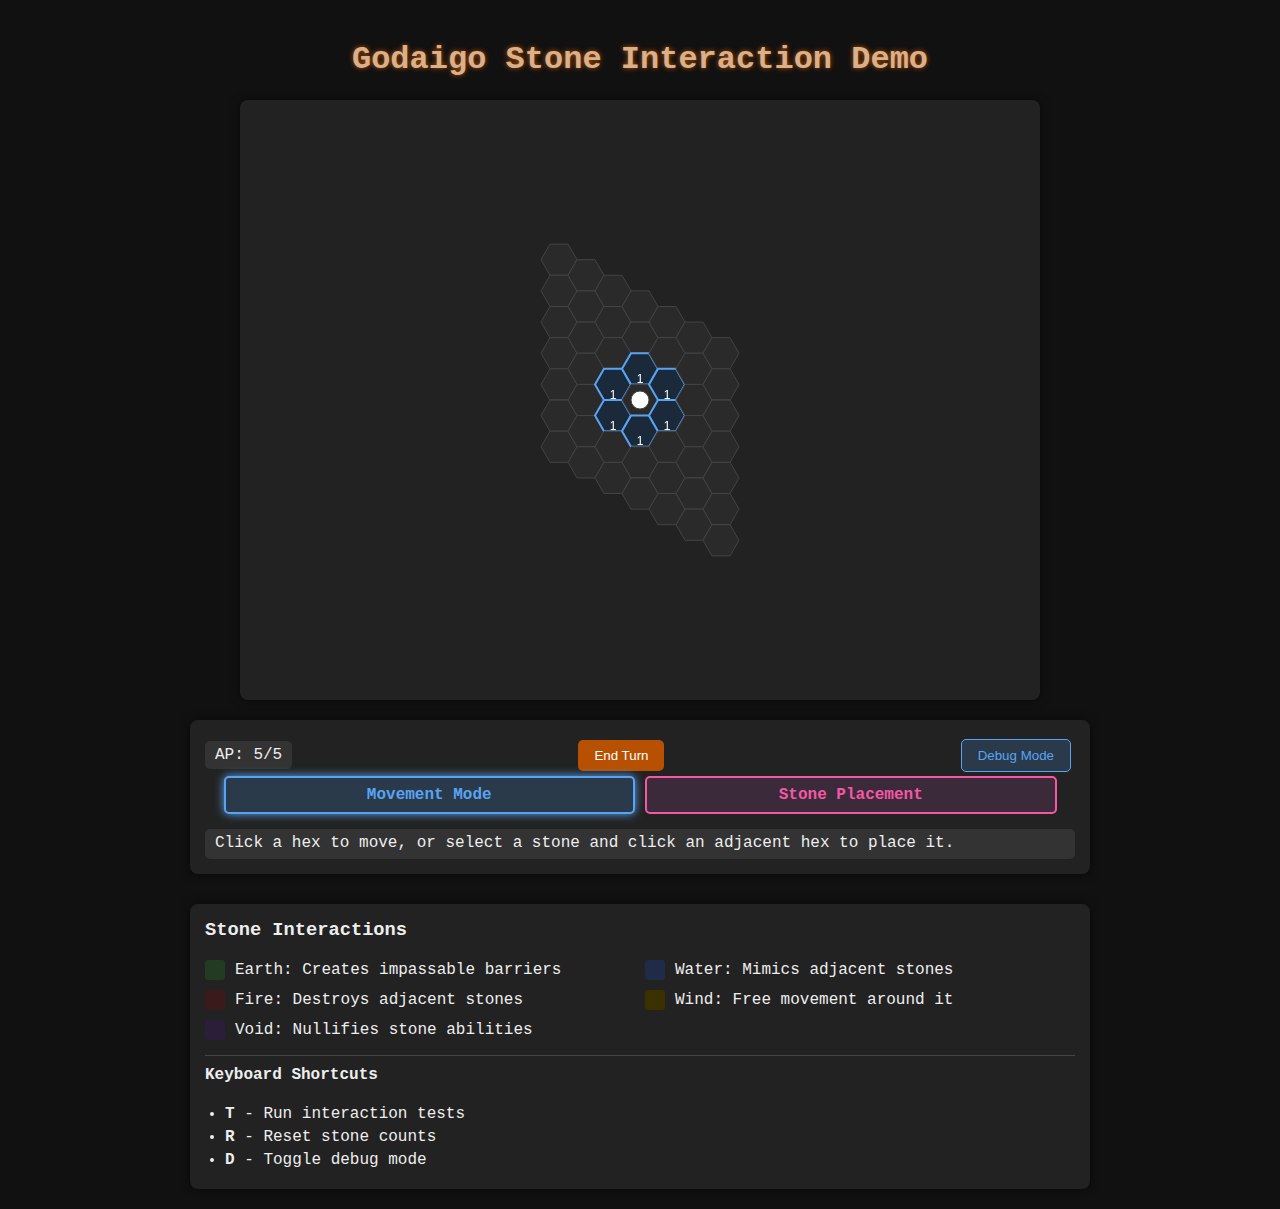
<file: index.html>
<!DOCTYPE html>
<html lang="en">
<head>
  <meta charset="UTF-8" />
  <meta name="viewport" content="width=device-width, initial-scale=1.0" />
  <title>Godaigo Stone Interaction</title>
  <!-- Link to external CSS -->
  <link rel="stylesheet" href="style.css" />
</head>
<body>
  <h1>Godaigo Stone Interaction Demo</h1>
  
  <div class="game-container">
    <!-- Increased canvas dimensions to accommodate the larger grid -->
    <canvas id="hexCanvas" width="800" height="600"></canvas>
    
    <div class="controls">
      <div class="player-info">
        <div class="action-points">AP: <span id="ap-count">5</span>/5</div>
        <button id="end-turn">End Turn</button>
      </div>
      
      <div class="mode-selector">
        <div class="mode-button move-mode active" id="move-mode">Movement Mode</div>
        <div class="mode-button place-mode" id="place-mode">Stone Placement</div>
      </div>
      
      <div class="stone-selector" id="stone-selector" style="display: none;">
        <div>
          <div class="stone-button stone-earth" id="place-earth">▲</div>
          <div class="stone-count" id="earth-count">5/5</div>
        </div>
        <div>
          <div class="stone-button stone-water" id="place-water">◯</div>
          <div class="stone-count" id="water-count">5/5</div>
        </div>
        <div>
          <div class="stone-button stone-fire" id="place-fire">♦</div>
          <div class="stone-count" id="fire-count">5/5</div>
        </div>
        <div>
          <div class="stone-button stone-wind" id="place-wind">≋</div>
          <div class="stone-count" id="wind-count">5/5</div>
        </div>
        <div>
          <div class="stone-button stone-void" id="place-void">✺</div>
          <div class="stone-count" id="void-count">5/5</div>
        </div>
      </div>
      
      <div id="status" style="margin-top: 10px;">
        Click a hex to move, or select a stone and click an adjacent hex to place it.
      </div>
    </div>
    
    <div class="legend">
      <h3>Stone Interactions</h3>
      <div class="legend-grid">
        <div class="legend-item">
          <div class="legend-color stone-earth"></div>
          <div>Earth: Creates impassable barriers</div>
        </div>
        <div class="legend-item">
          <div class="legend-color stone-water"></div>
          <div>Water: Mimics adjacent stones</div>
        </div>
        <div class="legend-item">
          <div class="legend-color stone-fire"></div>
          <div>Fire: Destroys adjacent stones</div>
        </div>
        <div class="legend-item">
          <div class="legend-color stone-wind"></div>
          <div>Wind: Free movement around it</div>
        </div>
        <div class="legend-item">
          <div class="legend-color stone-void"></div>
          <div>Void: Nullifies stone abilities</div>
        </div>
      </div>
    </div>
  </div>

  <!-- Include external JavaScript files in proper order -->
  <script src="stones.js"></script>
  <script src="debugTools.js"></script>
  <script src="stoneInteractions.js"></script>
  <script src="animations.js"></script>
  <script src="hexgrid.js"></script>
  <script src="main.js"></script>
</body>
</html>
</file>
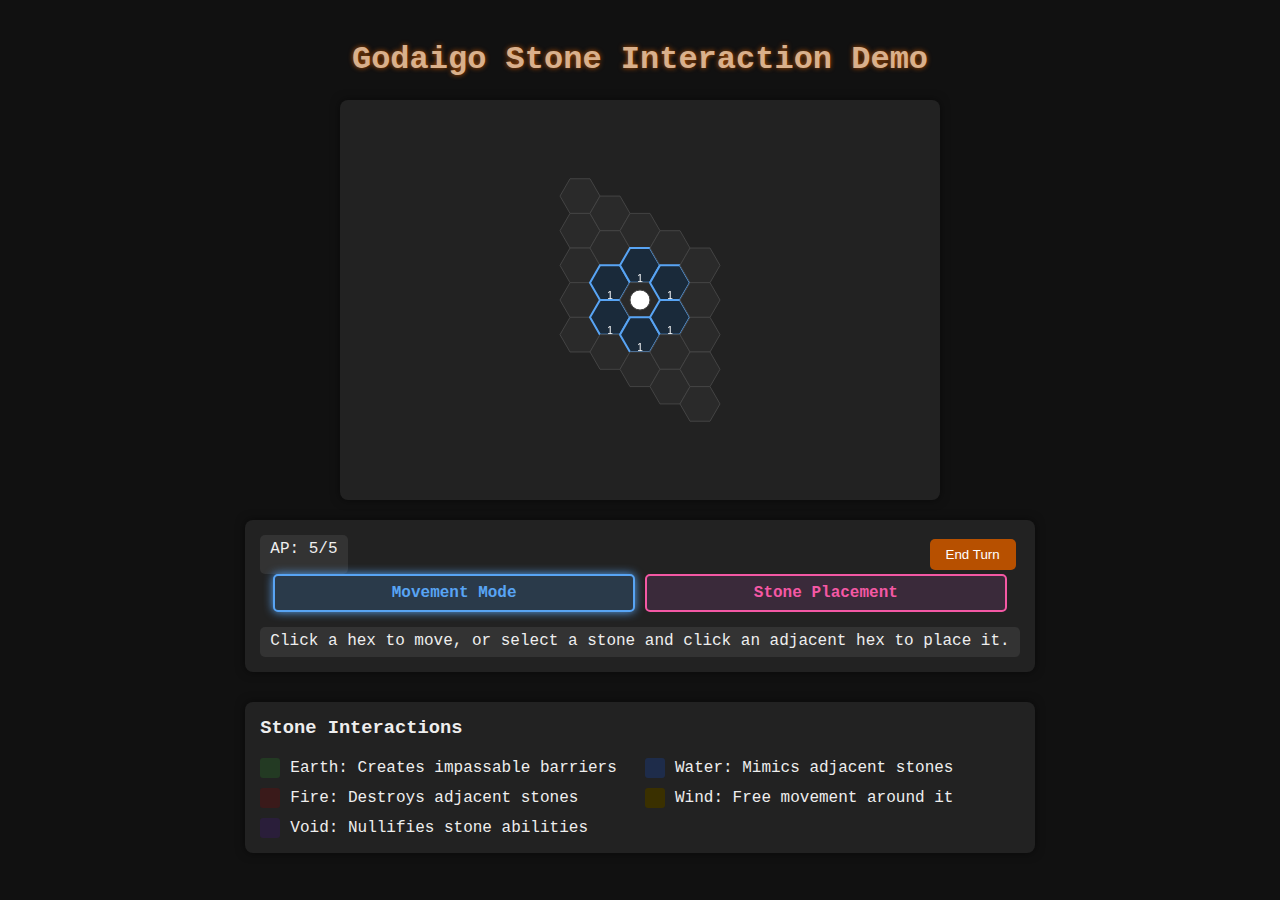
<file: godaigo-stone-interaction.html>
<!DOCTYPE html>
<html lang="en">
<head>
    <meta charset="UTF-8">
    <meta name="viewport" content="width=device-width, initial-scale=1.0">
    <title>Godaigo Stone Interaction</title>
    <style>
        body {
            font-family: 'Courier New', monospace;
            background-color: #111;
            color: #eee;
            margin: 0;
            padding: 20px;
            display: flex;
            flex-direction: column;
            align-items: center;
        }
        
        h1 {
            color: #d9b08c;
            text-shadow: 0 0 5px #b75000;
        }
        
        .game-container {
            display: flex;
            flex-direction: column;
            align-items: center;
            gap: 20px;
            max-width: 800px;
        }
        
        canvas {
            background-color: #222;
            border-radius: 8px;
            box-shadow: 0 0 10px rgba(0, 0, 0, 0.5);
        }
        
        .controls {
            background-color: #222;
            padding: 15px;
            border-radius: 8px;
            box-shadow: 0 0 10px rgba(0, 0, 0, 0.5);
            width: 100%;
            box-sizing: border-box;
        }
        
        .control-row {
            display: flex;
            justify-content: space-between;
            margin-bottom: 10px;
        }
        
        .stone-selector {
            display: flex;
            justify-content: space-between;
            margin-bottom: 15px;
            padding: 10px;
            background-color: #333;
            border-radius: 5px;
        }
        
        .mode-selector {
            display: flex;
            justify-content: center;
            margin-bottom: 15px;
        }
        
        .mode-button {
            width: 45%;
            padding: 8px;
            margin: 0 5px;
            border-radius: 5px;
            font-weight: bold;
            cursor: pointer;
            text-align: center;
        }
        
        .mode-button.active {
            box-shadow: 0 0 10px currentColor;
            animation: pulse 1s infinite;
        }
        
        .move-mode {
            background-color: #2a3a4a;
            color: #58a4f4;
            border: 2px solid #58a4f4;
        }
        
        .place-mode {
            background-color: #3a2a3a;
            color: #f458a4;
            border: 2px solid #f458a4;
        }
        
        .stone-button {
            width: 40px;
            height: 40px;
            border-radius: 50%;
            border: 2px solid #333;
            cursor: pointer;
            display: flex;
            align-items: center;
            justify-content: center;
            font-size: 20px;
            margin: 0 5px;
            position: relative;
            overflow: hidden;
        }
        
        .stone-button:hover::after {
            content: "";
            position: absolute;
            top: 0;
            left: 0;
            right: 0;
            bottom: 0;
            background: rgba(255, 255, 255, 0.2);
            border-radius: 50%;
        }
        
        .stone-earth { background-color: #233a23; color: #69d83a; border-color: #69d83a; }
        .stone-water { background-color: #1e2c4a; color: #5894f4; border-color: #5894f4; }
        .stone-fire { background-color: #3a1a1a; color: #ed1b43; border-color: #ed1b43; }
        .stone-wind { background-color: #3a3000; color: #ffce00; border-color: #ffce00; }
        .stone-void { background-color: #2a1e3a; color: #9458f4; border-color: #9458f4; }
        
        /* Animation keyframes */
        @keyframes pulse {
            0% { transform: scale(1); }
            50% { transform: scale(1.1); }
            100% { transform: scale(1); }
        }
        
        @keyframes fire-flicker {
            0% { opacity: 0.6; }
            25% { opacity: 1; }
            50% { opacity: 0.7; }
            75% { opacity: 0.9; }
            100% { opacity: 0.6; }
        }
        
        .stone-button.selected {
            animation: pulse 1s infinite;
            box-shadow: 0 0 10px currentColor;
        }
        
        .stone-count {
            font-size: 12px;
            text-align: center;
            margin-top: 5px;
        }
        
        .player-info {
            display: flex;
            justify-content: space-between;
            width: 100%;
        }
        
        .action-points {
            background-color: #333;
            padding: 5px 10px;
            border-radius: 5px;
        }
        
        button {
            background-color: #b75000;
            color: white;
            border: none;
            padding: 8px 16px;
            margin: 4px;
            border-radius: 5px;
            cursor: pointer;
        }
        
        button:hover {
            background-color: #d9b08c;
            color: #333;
        }
        
        .legend {
            background-color: #222;
            padding: 15px;
            border-radius: 8px;
            box-shadow: 0 0 10px rgba(0, 0, 0, 0.5);
            width: 100%;
            box-sizing: border-box;
            margin-top: 10px;
        }
        
        .legend h3 {
            margin-top: 0;
        }
        
        .legend-grid {
            display: grid;
            grid-template-columns: repeat(2, 1fr);
            gap: 10px;
        }
        
        .legend-item {
            display: flex;
            align-items: center;
            gap: 10px;
        }
        
        .legend-color {
            width: 20px;
            height: 20px;
            border-radius: 3px;
        }
        
        #status {
            padding: 5px 10px;
            border-radius: 5px;
            background-color: #333;
            min-height: 20px;
        }
    </style>
</head>
<body>
    <h1>Godaigo Stone Interaction Demo</h1>
    
    <div class="game-container">
        <canvas id="hexCanvas" width="600" height="400"></canvas>
        
        <div class="controls">
            <div class="player-info">
                <div class="action-points">AP: <span id="ap-count">5</span>/5</div>
                <button id="end-turn">End Turn</button>
            </div>
            
            <div class="mode-selector">
                <div class="mode-button move-mode active" id="move-mode">Movement Mode</div>
                <div class="mode-button place-mode" id="place-mode">Stone Placement</div>
            </div>
            
            <div class="stone-selector" id="stone-selector" style="display: none;">
                <div>
                    <div class="stone-button stone-earth" id="place-earth">▲</div>
                    <div class="stone-count" id="earth-count">5/5</div>
                </div>
                <div>
                    <div class="stone-button stone-water" id="place-water">◯</div>
                    <div class="stone-count" id="water-count">5/5</div>
                </div>
                <div>
                    <div class="stone-button stone-fire" id="place-fire">♦</div>
                    <div class="stone-count" id="fire-count">5/5</div>
                </div>
                <div>
                    <div class="stone-button stone-wind" id="place-wind">≋</div>
                    <div class="stone-count" id="wind-count">5/5</div>
                </div>
                <div>
                    <div class="stone-button stone-void" id="place-void">✺</div>
                    <div class="stone-count" id="void-count">5/5</div>
                </div>
            </div>
            
            <div id="status" style="margin-top: 10px;">Click a hex to move, or select a stone and click an adjacent hex to place it.</div>
        </div>
        
        <div class="legend">
            <h3>Stone Interactions</h3>
            <div class="legend-grid">
                <div class="legend-item">
                    <div class="legend-color stone-earth"></div>
                    <div>Earth: Creates impassable barriers</div>
                </div>
                <div class="legend-item">
                    <div class="legend-color stone-water"></div>
                    <div>Water: Mimics adjacent stones</div>
                </div>
                <div class="legend-item">
                    <div class="legend-color stone-fire"></div>
                    <div>Fire: Destroys adjacent stones</div>
                </div>
                <div class="legend-item">
                    <div class="legend-color stone-wind"></div>
                    <div>Wind: Free movement around it</div>
                </div>
                <div class="legend-item">
                    <div class="legend-color stone-void"></div>
                    <div>Void: Nullifies stone abilities</div>
                </div>
            </div>
        </div>
    </div>

    <script>
        const STONE_TYPES = {
            EARTH: { name: 'earth', color: '#69d83a', symbol: '▲', rank: 5 },
            WATER: { name: 'water', color: '#5894f4', symbol: '◯', rank: 4 },
            FIRE: { name: 'fire', color: '#ed1b43', symbol: '♦', rank: 3 },
            WIND: { name: 'wind', color: '#ffce00', symbol: '≋', rank: 2 },
            VOID: { name: 'void', color: '#9458f4', symbol: '✺', rank: 1 }
        };
        
        // Animation data
        class AnimationManager {
            constructor() {
                this.animations = [];
                this.requestId = null;
            }
            
            // Add an animation
            addAnimation(animation) {
                this.animations.push(animation);
                
                // Start animation loop if not already running
                if (!this.requestId) {
                    this.animate();
                }
            }
            
            // Remove completed animations
            clearCompletedAnimations() {
                this.animations = this.animations.filter(anim => !anim.completed);
                
                // Stop animation loop if no animations are left
                if (this.animations.length === 0 && this.requestId) {
                    cancelAnimationFrame(this.requestId);
                    this.requestId = null;
                }
            }
            
            // Animation loop
            animate() {
                this.requestId = requestAnimationFrame(() => {
                    const now = Date.now();
                    
                    // Update all animations
                    this.animations.forEach(anim => {
                        anim.update(now);
                    });
                    
                    // Remove completed animations
                    this.clearCompletedAnimations();
                    
                    // Continue animation loop if there are still animations
                    if (this.animations.length > 0) {
                        this.animate();
                    }
                });
            }
        }
        
        // Base animation class
        class Animation {
            constructor(duration) {
                this.startTime = Date.now();
                this.duration = duration;
                this.completed = false;
            }
            
            update(now) {
                const elapsed = now - this.startTime;
                const progress = Math.min(1, elapsed / this.duration);
                
                if (progress >= 1) {
                    this.completed = true;
                }
                
                return progress;
            }
        }
        
        // Fire-Water chain reaction animation
        class FireWaterChainAnimation extends Animation {
            constructor(grid, waterHexes, duration = 1500) {
                super(duration);
                this.grid = grid;
                this.waterHexes = waterHexes.map(hex => `${hex.q},${hex.r}`);
                this.flickerRate = 100; // ms between flickers
                this.lastFlicker = this.startTime;
                this.flickerState = true;
            }
            
            update(now) {
                const progress = super.update(now);
                
                // Flicker effect
                if (now - this.lastFlicker > this.flickerRate) {
                    this.flickerState = !this.flickerState;
                    this.lastFlicker = now;
                }
                
                // Store animation state for renderer to use
                this.grid.fireWaterAnimation = {
                    hexes: this.waterHexes,
                    flickerState: this.flickerState,
                    progress: progress
                };
                
                // Re-render the grid
                this.grid.render();
                
                // When animation completes, remove the animation state
                if (this.completed) {
                    this.grid.fireWaterAnimation = null;
                }
            }
        }
        
        class HexGrid {
            constructor(canvas, radius = 5) {
                this.canvas = canvas;
                this.ctx = canvas.getContext('2d');
                this.radius = radius;
                this.hexSize = 20; // Size of each hexagon
                this.hexes = new Map(); // Map coordinates to hex data
                this.player = { q: 0, r: 0 }; // Player position in axial coordinates
                this.selectedStone = null; // Currently selected stone type for placement
                this.mode = 'move'; // 'move' or 'place'
                this.movableHexes = []; // Hexes that can be moved to
                
                // Animation manager
                this.animationManager = new AnimationManager();
                this.fireWaterAnimation = null; // Current fire-water chain reaction animation
                
                // Initialize the grid
                this.createGrid();
                
                // Set up mouse events
                this.canvas.addEventListener('click', this.handleClick.bind(this));
                
                // Initial render
                this.calculateMovableHexes();
                this.render();
            }
            
            createGrid() {
                // Create a hexagonal grid with the given radius
                for (let q = -this.radius; q <= this.radius; q++) {
                    const r1 = Math.max(-this.radius, -q - this.radius);
                    const r2 = Math.min(this.radius, -q + this.radius);
                    
                    for (let r = r1; r <= r2; r++) {
                        const key = `${q},${r}`;
                        this.hexes.set(key, {
                            q, r,
                            stone: null,
                            revealed: (Math.abs(q) < 3 && Math.abs(r) < 3) // Reveal center hexes
                        });
                    }
                }
            }
            
            // Convert axial coordinates to pixel coordinates
            axialToPixel(q, r) {
                const x = this.hexSize * (3/2 * q);
                const y = this.hexSize * (Math.sqrt(3)/2 * q + Math.sqrt(3) * r);
                return { x, y };
            }
            
            // Convert pixel coordinates to axial coordinates
            pixelToAxial(x, y) {
                // Adjust for canvas center
                x = x - this.canvas.width / 2;
                y = y - this.canvas.height / 2;
                
                const q = (2/3 * x) / this.hexSize;
                const r = (-1/3 * x + Math.sqrt(3)/3 * y) / this.hexSize;
                
                // Need to round to the nearest hex
                return this.cubeToAxial(this.roundCube(this.axialToCube(q, r)));
            }
            
            // Convert axial to cube coordinates
            axialToCube(q, r) {
                return { x: q, y: -q-r, z: r };
            }
            
            // Convert cube to axial coordinates
            cubeToAxial(cube) {
                return { q: cube.x, r: cube.z };
            }
            
            // Round cube coordinates to the nearest hex
            roundCube(cube) {
                let rx = Math.round(cube.x);
                let ry = Math.round(cube.y);
                let rz = Math.round(cube.z);
                
                const xDiff = Math.abs(rx - cube.x);
                const yDiff = Math.abs(ry - cube.y);
                const zDiff = Math.abs(rz - cube.z);
                
                if (xDiff > yDiff && xDiff > zDiff) {
                    rx = -ry - rz;
                } else if (yDiff > zDiff) {
                    ry = -rx - rz;
                } else {
                    rz = -rx - ry;
                }
                
                return { x: rx, y: ry, z: rz };
            }
            
            // Get the neighbors of a hex
            getNeighbors(q, r) {
                const directions = [
                    { q: 1, r: 0 }, { q: 1, r: -1 }, { q: 0, r: -1 },
                    { q: -1, r: 0 }, { q: -1, r: 1 }, { q: 0, r: 1 }
                ];
                
                return directions.map(dir => ({
                    q: q + dir.q,
                    r: r + dir.r
                }));
            }
            
            // Check if a hex is valid and revealed
            isValidHex(q, r) {
                const key = `${q},${r}`;
                const hex = this.hexes.get(key);
                return hex && hex.revealed;
            }
            
            // Get hex at coordinates
            getHex(q, r) {
                const key = `${q},${r}`;
                return this.hexes.get(key);
            }
            
            // Set a stone on a hex
            setStone(q, r, stoneType) {
                const key = `${q},${r}`;
                const hex = this.hexes.get(key);
                if (hex) {
                    hex.stone = stoneType;
                    
                    // Process stone interactions
                    this.processStoneInteractions(q, r);
                    
                    this.render();
                    return true;
                }
                return false;
            }
            
            // Process stone interactions when a new stone is placed
            processStoneInteractions(q, r) {
                const placedHex = this.getHex(q, r);
                if (!placedHex || !placedHex.stone) return;
                
                const placedStoneType = placedHex.stone;
                const neighbors = this.getNeighbors(q, r);
                
                // Check interactions with neighboring stones
                for (const neighbor of neighbors) {
                    const neighborHex = this.getHex(neighbor.q, neighbor.r);
                    if (!neighborHex || !neighborHex.stone) continue;
                    
                    const neighborStoneType = neighborHex.stone;
                    
                    // Fire destroys adjacent stones (except Void)
                    if (placedStoneType === STONE_TYPES.FIRE.name && 
                        neighborStoneType !== STONE_TYPES.VOID.name) {
                        
                        // Special case for Water stones - they create a chain reaction
                        if (neighborStoneType === STONE_TYPES.WATER.name) {
                            this.triggerWaterFireChainReaction(neighbor.q, neighbor.r);
                        } else {
                            // Regular destruction for other stone types
                            neighborHex.stone = null;
                            this.updateStatus(`Fire stone destroyed adjacent ${neighborStoneType} stone!`);
                        }
                    }
                }
            }
            
            // Handle the chain reaction of Water stones when they contact Fire
            triggerWaterFireChainReaction(startQ, startR) {
                // Keep track of water stones to process
                const waterStonesToProcess = [{q: startQ, r: startR}];
                // Keep track of stones we've already processed to avoid infinite loops
                const processedStones = new Set();
                // Keep a list of water hexes for animation
                const waterHexes = [];
                
                this.updateStatus("Chain reaction started: water stones mimicking fire's destructive ability!");
                
                // First, identify all water stones in the chain (for animation purposes)
                let toProcess = [{q: startQ, r: startR}];
                let visited = new Set();
                
                while (toProcess.length > 0) {
                    const current = toProcess.shift();
                    const key = `${current.q},${current.r}`;
                    
                    if (visited.has(key)) continue;
                    visited.add(key);
                    
                    const hex = this.getHex(current.q, current.r);
                    if (hex && hex.stone === STONE_TYPES.WATER.name) {
                        waterHexes.push({q: current.q, r: current.r});
                        
                        // Add neighboring water stones
                        const neighbors = this.getNeighbors(current.q, current.r);
                        for (const neighbor of neighbors) {
                            const neighborHex = this.getHex(neighbor.q, neighbor.r);
                            if (neighborHex && neighborHex.stone === STONE_TYPES.WATER.name) {
                                toProcess.push({q: neighbor.q, r: neighbor.r});
                            }
                        }
                    }
                }
                
                // Create an animation for the chain reaction
                this.animationManager.addAnimation(
                    new FireWaterChainAnimation(this, waterHexes)
                );
                
                // Delay the actual destruction to allow animation to play
                setTimeout(() => {
                    // Process water stones in a breadth-first manner
                    while (waterStonesToProcess.length > 0) {
                        const current = waterStonesToProcess.shift();
                        const key = `${current.q},${current.r}`;
                        
                        // Skip if already processed
                        if (processedStones.has(key)) continue;
                        processedStones.add(key);
                        
                        const currentHex = this.getHex(current.q, current.r);
                        if (!currentHex || currentHex.stone !== STONE_TYPES.WATER.name) continue;
                        
                        // First, find any adjacent water stones to continue the chain
                        const neighbors = this.getNeighbors(current.q, current.r);
                        for (const neighbor of neighbors) {
                            const neighborHex = this.getHex(neighbor.q, neighbor.r);
                            if (neighborHex && neighborHex.stone === STONE_TYPES.WATER.name) {
                                waterStonesToProcess.push({q: neighbor.q, r: neighbor.r});
                            }
                        }
                        
                        // Then, destroy adjacent non-water, non-void stones (mimicking fire's ability)
                        for (const neighbor of neighbors) {
                            const neighborHex = this.getHex(neighbor.q, neighbor.r);
                            if (neighborHex && neighborHex.stone && 
                                neighborHex.stone !== STONE_TYPES.WATER.name && 
                                neighborHex.stone !== STONE_TYPES.VOID.name) {
                                this.updateStatus(`Chain reaction: Water stone destroyed adjacent ${neighborHex.stone} stone!`);
                                neighborHex.stone = null;
                            }
                        }
                        
                        // Finally, destroy this water stone
                        this.updateStatus(`Water stone at (${current.q},${current.r}) was consumed in the chain reaction!`);
                        currentHex.stone = null;
                    }
                    
                    // Re-render after all changes
                    this.render();
                }, 1500); // Duration of the animation
            }
            
            // Draw a single hexagon
            drawHex(x, y, size, color, strokeColor = '#444', lineWidth = 1) {
                this.ctx.beginPath();
                for (let i = 0; i < 6; i++) {
                    const angle = 2 * Math.PI / 6 * i;
                    const xPos = x + size * Math.cos(angle);
                    const yPos = y + size * Math.sin(angle);
                    
                    if (i === 0) {
                        this.ctx.moveTo(xPos, yPos);
                    } else {
                        this.ctx.lineTo(xPos, yPos);
                    }
                }
                this.ctx.closePath();
                
                if (color) {
                    this.ctx.fillStyle = color;
                    this.ctx.fill();
                }
                
                this.ctx.strokeStyle = strokeColor;
                this.ctx.lineWidth = lineWidth;
                this.ctx.stroke();
            }
            
            // Handle canvas click events
            handleClick(event) {
                const rect = this.canvas.getBoundingClientRect();
                const x = event.clientX - rect.left;
                const y = event.clientY - rect.top;
                
                // Convert pixel coordinates to hex coordinates
                const hex = this.pixelToAxial(x, y);
                const q = Math.round(hex.q);
                const r = Math.round(hex.r);
                
                // Check if the clicked hex is valid
                if (!this.isValidHex(q, r)) {
                    return;
                }
                
                if (this.mode === 'place' && this.selectedStone) {
                    // Stone placement mode - place selected stone
                    this.handleStonePlacement(q, r);
                } else if (this.mode === 'move') {
                    // Movement mode - try to move player
                    this.handlePlayerMovement(q, r);
                }
            }
            
            // Handle stone placement
            handleStonePlacement(q, r) {
                // Check if the hex is adjacent to the player
                const neighbors = this.getNeighbors(this.player.q, this.player.r);
                const isAdjacent = neighbors.some(n => n.q === q && n.r === r);
                
                if (isAdjacent) {
                    const targetHex = this.getHex(q, r);
                    if (!targetHex.stone) {
                        // Place the stone
                        if (this.setStone(q, r, this.selectedStone.name)) {
                            // Deduct from stone pool
                            decrementStoneCount(this.selectedStone.name);
                            
                            this.updateStatus(`Placed ${this.selectedStone.name} stone at (${q}, ${r})`);
                            this.calculateMovableHexes(); // Recalculate movable hexes after placing stone
                            this.render();
                        }
                    } else {
                        this.updateStatus(`Cannot place stone on occupied hex`);
                    }
                } else {
                    this.updateStatus(`Cannot place stone on non-adjacent hex`);
                }
            }
            
            // Handle player movement
handlePlayerMovement(q, r) {
    // Check if the hex is in our calculated movable hexes list
    const isMovable = this.movableHexes.some(h => h.q === q && h.r === r);
    
    if (isMovable) {
        // Get movement cost based on stones
        const movementCost = this.getMovementCost(q, r);
        
        if (movementCost !== Infinity) {
            let currentAP = parseInt(document.getElementById('ap-count').textContent);
            const voidCount = stoneCounts[STONE_TYPES.VOID.name];
            const effectiveAP = currentAP + voidCount;
            
            if (effectiveAP >= movementCost) {
                let costRemaining = movementCost;
                
                // Use regular AP first
                if (currentAP >= costRemaining) {
                    currentAP -= costRemaining;
                    costRemaining = 0;
                } else {
                    costRemaining -= currentAP;
                    currentAP = 0;
                }
                
                // Use Void stones if needed
                if (costRemaining > 0) {
                    stoneCounts[STONE_TYPES.VOID.name] -= costRemaining;
                    updateStoneCount(STONE_TYPES.VOID.name);
                }
                
                // Update AP display
                document.getElementById('ap-count').textContent = currentAP;
                
                // Move the player
                this.player.q = q;
                this.player.r = r;
                this.revealAdjacentHexes(q, r);
                this.updateStatus(`Moved to (${q}, ${r}), cost: ${movementCost} AP (using Void stones if needed)`);
                
                // Recalculate movable hexes after moving
                this.calculateMovableHexes();
                this.render();
            } else {
                this.updateStatus(`Not enough AP to move (cost: ${movementCost}, effective AP: ${effectiveAP})`);
            }
        } else {
            this.updateStatus(`Cannot move to this hex (impassable)`);
        }
    } else {
        this.updateStatus(`Cannot move to this hex`);
    }
}
            
            // Calculate which hexes are movable from current position
            calculateMovableHexes() {
                this.movableHexes = [];
                const neighbors = this.getNeighbors(this.player.q, this.player.r);
                const currentAP = parseInt(document.getElementById('ap-count').textContent);
                
                for (const neighbor of neighbors) {
                    const cost = this.getMovementCost(neighbor.q, neighbor.r);
                    if (cost !== Infinity && cost <= currentAP) {
                        this.movableHexes.push({
                            q: neighbor.q,
                            r: neighbor.r,
                            cost: cost
                        });
                    }
                }
            }
            
            // Calculate movement cost to enter a hex
            getMovementCost(q, r) {
                const hex = this.getHex(q, r);
                
                // Can't move to unrevealed or non-existent hexes
                if (!hex || !hex.revealed) {
                    return Infinity;
                }
                
                // If no stone, base cost is 1
                if (!hex.stone) {
                    return 1;
                }
                
                // Movement costs based on stone type
                const costs = {
                    [STONE_TYPES.EARTH.name]: Infinity, // Can't move through Earth
                    [STONE_TYPES.WATER.name]: 2,        // Costs 2 AP
                    [STONE_TYPES.FIRE.name]: Infinity,  // Can't move through Fire
                    [STONE_TYPES.WIND.name]: 0,         // Free movement
                    [STONE_TYPES.VOID.name]: 1          // Normal cost
                };
                
                let cost = costs[hex.stone];
                
                // Apply stone interactions that affect movement
                
                // Check for adjacent wind stones (free movement)
                const neighbors = this.getNeighbors(q, r);
                for (const neighbor of neighbors) {
                    const neighborHex = this.getHex(neighbor.q, neighbor.r);
                    if (neighborHex && neighborHex.stone) {
                        // Earth + Void: Earth stones can be passed if adjacent to Void
                        if (hex.stone === STONE_TYPES.EARTH.name && 
                            neighborHex.stone === STONE_TYPES.VOID.name) {
                            cost = 1;
                        }
                        
                        // Water + Wind: Water stones cost 0 if adjacent to Wind
                        if (hex.stone === STONE_TYPES.WATER.name && 
                            neighborHex.stone === STONE_TYPES.WIND.name) {
                            cost = 0;
                        }
                        
                        // Wind stones allow free movement to adjacent hexes
                        if (neighborHex.stone === STONE_TYPES.WIND.name) {
                            cost = Math.min(cost, 0);
                        }
                    }
                }
                
                return cost;
            }
            
            // Reveal hexes adjacent to the player
            revealAdjacentHexes(q, r) {
                const neighbors = this.getNeighbors(q, r);
                for (const neighbor of neighbors) {
                    const key = `${neighbor.q},${neighbor.r}`;
                    const hex = this.hexes.get(key);
                    if (hex) {
                        hex.revealed = true;
                    }
                }
            }
            
            // Update status message
            updateStatus(message) {
                document.getElementById('status').textContent = message;
            }
            
            // Render the grid
            render() {
                // Clear canvas
                this.ctx.clearRect(0, 0, this.canvas.width, this.canvas.height);
                
                // Set canvas center
                const centerX = this.canvas.width / 2;
                const centerY = this.canvas.height / 2;
                
                // First pass - draw hex backgrounds and wind influence
                for (const [key, hex] of this.hexes) {
                    // Skip unrevealed hexes
                    if (!hex.revealed) continue;
                    
                    // Convert hex coordinates to pixel coordinates
                    const pixelCoords = this.axialToPixel(hex.q, hex.r);
                    
                    // Adjust for canvas center
                    const x = centerX + pixelCoords.x;
                    const y = centerY + pixelCoords.y;
                    
                    // Check for wind stone influence for visual indicator
                    const windInfluence = this.hasAdjacentStoneType(hex.q, hex.r, STONE_TYPES.WIND.name);
                    
                    // Draw hex background
                    let fillColor = '#2a2a2a';
                    
                    // Check if this hex is movable in movement mode
                    const isMovable = this.mode === 'move' && 
                        this.movableHexes.some(h => h.q === hex.q && h.r === hex.r);
                    
                    if (isMovable) {
                        // Color based on movement cost
                        const moveCost = this.getMovementCost(hex.q, hex.r);
                        if (moveCost === 0) {
                            // Free movement - green tint
                            fillColor = '#1a3a2a';
                        } else {
                            // Normal movement - blue tint
                            fillColor = '#1a2a3a';
                        }
                    } else if (this.mode === 'place' && 
                              this.getNeighbors(this.player.q, this.player.r)
                                  .some(n => n.q === hex.q && n.r === hex.r) && 
                              !this.getHex(hex.q, hex.r).stone) {
                        // In placement mode, highlight valid placement hexes
                        fillColor = '#3a2a3a';
                    }
                    
                    // Add wind influence highlight
                    if (windInfluence) {
                        // Light yellow tint for wind influence
                        fillColor = this.blendColors(fillColor, STONE_TYPES.WIND.color, 0.2);
                    }
                    
                    // Draw the hexagon
                    this.drawHex(x, y, this.hexSize, fillColor);
                    
                    // If in movement mode, draw movement cost and highlight borders
                    if (isMovable) {
                        const moveCost = this.getMovementCost(hex.q, hex.r);
                        // Draw hex outline based on movement cost
                        let outlineColor = moveCost === 0 ? STONE_TYPES.WIND.color : '#58a4f4';
                        this.drawHex(x, y, this.hexSize, null, outlineColor, 2);
                        
                        // Draw movement cost text
                        this.ctx.fillStyle = '#fff';
                        this.ctx.font = '10px Arial';
                        this.ctx.textAlign = 'center';
                        this.ctx.textBaseline = 'middle';
                        this.ctx.fillText(moveCost.toString(), x, y + this.hexSize * 0.7);
                    }
                }
                
                // Second pass - draw stones
                for (const [key, hex] of this.hexes) {
                    // Skip unrevealed hexes
                    if (!hex.revealed) continue;
                    
                    // Convert hex coordinates to pixel coordinates
                    const pixelCoords = this.axialToPixel(hex.q, hex.r);
                    
                    // Adjust for canvas center
                    const x = centerX + pixelCoords.x;
                    const y = centerY + pixelCoords.y;
                    
                    // Draw stone if present
                    if (hex.stone) {
                        const stoneInfo = Object.values(STONE_TYPES).find(s => s.name === hex.stone);
                        if (stoneInfo) {
                            // Draw stone
                            this.ctx.fillStyle = stoneInfo.color;
                            this.ctx.font = '16px Arial';
                            this.ctx.textAlign = 'center';
                            this.ctx.textBaseline = 'middle';
                            
                            // Apply fire-water animation effect if applicable
                            if (this.fireWaterAnimation && 
                                hex.stone === STONE_TYPES.WATER.name &&
                                this.fireWaterAnimation.hexes.includes(key)) {
                                if (this.fireWaterAnimation.flickerState) {
                                    // Blend water with fire color when flickering
                                    this.ctx.fillStyle = this.blendColors(
                                        STONE_TYPES.WATER.color,
                                        STONE_TYPES.FIRE.color,
                                        0.7
                                    );
                                }
                            }
                            
                            this.ctx.fillText(stoneInfo.symbol, x, y);
                            
                            // Draw inner hex for water stones that are mimicking adjacent stones
                            if (hex.stone === STONE_TYPES.WATER.name) {
                                this.drawWaterMimicryIndicator(hex, x, y);
                            }
                            
                            // Draw special outline for stones with influence
                            if (hex.stone === STONE_TYPES.WIND.name) {
                                this.drawHex(x, y, this.hexSize * 0.8, null, STONE_TYPES.WIND.color, 1);
                            }
                        }
                    }
                    
                    // Draw player
                    if (hex.q === this.player.q && hex.r === this.player.r) {
                        this.ctx.fillStyle = 'white';
                        this.ctx.beginPath();
                        this.ctx.arc(x, y, this.hexSize / 2, 0, 2 * Math.PI);
                        this.ctx.fill();
                        this.ctx.stroke();
                    }
                }
            }
            
            // Draw an indicator inside water stones showing what they're mimicking
            drawWaterMimicryIndicator(hex, x, y) {
                const neighbors = this.getNeighbors(hex.q, hex.r);
                let mimickedType = null;
                
                // Check for adjacent stones in this priority order
                const priorities = [
                    STONE_TYPES.EARTH.name,  // Earth highest priority (rank 5)
                    STONE_TYPES.FIRE.name,   // Fire (rank 3)
                    STONE_TYPES.WIND.name,   // Wind (rank 2)
                    STONE_TYPES.VOID.name    // Void lowest priority (rank 1)
                ];
                
                // Find highest priority adjacent stone
                for (const type of priorities) {
                    if (this.hasAdjacentStoneType(hex.q, hex.r, type)) {
                        mimickedType = type;
                        break;
                    }
                }
                
                // If water is mimicking something, show an indicator
                if (mimickedType) {
                    const stoneInfo = Object.values(STONE_TYPES).find(s => s.name === mimickedType);
                    
                    // Draw smaller inner hexagon
                    this.ctx.fillStyle = stoneInfo.color;
                    this.ctx.globalAlpha = 0.5;
                    this.drawHex(x, y, this.hexSize / 3, stoneInfo.color);
                    this.ctx.globalAlpha = 1.0;
                    
                    // Draw smaller symbol
                    this.ctx.font = '10px Arial';
                    this.ctx.fillStyle = stoneInfo.color;
                    this.ctx.fillText(stoneInfo.symbol, x, y);
                }
            }
            
            // Check if a hex has an adjacent stone of the specified type
            hasAdjacentStoneType(q, r, stoneType) {
                const neighbors = this.getNeighbors(q, r);
                
                for (const neighbor of neighbors) {
                    const hex = this.getHex(neighbor.q, neighbor.r);
                    if (hex && hex.stone === stoneType) {
                        return true;
                    }
                }
                
                return false;
            }
            
            // Blend two colors with a given weight
            blendColors(color1, color2, weight) {
                // Convert hex to RGB
                const parseColor = (color) => {
                    let r, g, b;
                    if (color.startsWith('#')) {
                        r = parseInt(color.slice(1, 3), 16);
                        g = parseInt(color.slice(3, 5), 16);
                        b = parseInt(color.slice(5, 7), 16);
                    } else {
                        // Simple RGB extraction for rgba format
                        const match = color.match(/rgba?\((\d+),\s*(\d+),\s*(\d+)/);
                        if (match) {
                            r = parseInt(match[1]);
                            g = parseInt(match[2]);
                            b = parseInt(match[3]);
                        } else {
                            return [0, 0, 0]; // Default if parsing fails
                        }
                    }
                    return [r, g, b];
                };
                
                const [r1, g1, b1] = parseColor(color1);
                const [r2, g2, b2] = parseColor(color2);
                
                // Linear interpolation
                const r = Math.round(r1 * (1 - weight) + r2 * weight);
                const g = Math.round(g1 * (1 - weight) + g2 * weight);
                const b = Math.round(b1 * (1 - weight) + b2 * weight);
                
                return `rgb(${r}, ${g}, ${b})`;
            }
        }
        
        // Stone pool management
        const stoneCounts = {
            [STONE_TYPES.EARTH.name]: 5,
            [STONE_TYPES.WATER.name]: 5,
            [STONE_TYPES.FIRE.name]: 5,
            [STONE_TYPES.WIND.name]: 5,
            [STONE_TYPES.VOID.name]: 5
        };
        
        const stoneCapacity = {
            [STONE_TYPES.EARTH.name]: 5,
            [STONE_TYPES.WATER.name]: 5,
            [STONE_TYPES.FIRE.name]: 5,
            [STONE_TYPES.WIND.name]: 5,
            [STONE_TYPES.VOID.name]: 5
        };
        
        function updateStoneCount(type) {
            document.getElementById(`${type}-count`).textContent = 
                `${stoneCounts[type]}/${stoneCapacity[type]}`;
        }
        
        function decrementStoneCount(type) {
            if (stoneCounts[type] > 0) {
                stoneCounts[type]--;
                updateStoneCount(type);
                return true;
            }
            return false;
        }
        
        // Initialize the game
        document.addEventListener('DOMContentLoaded', function() {
            const canvas = document.getElementById('hexCanvas');
            const grid = new HexGrid(canvas);
            
            // Set up movement mode toggle
            document.getElementById('move-mode').addEventListener('click', function() {
                grid.mode = 'move';
                grid.selectedStone = null;
                document.getElementById('stone-selector').style.display = 'none';
                document.getElementById('move-mode').classList.add('active');
                document.getElementById('place-mode').classList.remove('active');
                document.querySelectorAll('.stone-button').forEach(b => {
                    b.classList.remove('selected');
                });
                grid.calculateMovableHexes();
                grid.updateStatus('Movement mode activated. Click on a highlighted hex to move.');
                grid.render();
            });
            
            document.getElementById('place-mode').addEventListener('click', function() {
                grid.mode = 'place';
                document.getElementById('stone-selector').style.display = 'flex';
                document.getElementById('move-mode').classList.remove('active');
                document.getElementById('place-mode').classList.add('active');
                grid.updateStatus('Stone placement mode activated. Select a stone type and click an adjacent hex.');
                grid.render();
            });
            
            // Set up stone selection
            document.querySelectorAll('.stone-button').forEach(button => {
                button.addEventListener('click', function() {
                    // Remove selected class from all stones
                    document.querySelectorAll('.stone-button').forEach(b => {
                        b.classList.remove('selected');
                    });
                    
                    const stoneType = this.id.split('-')[1];
                    if (stoneCounts[stoneType] > 0) {
                        grid.selectedStone = STONE_TYPES[stoneType.toUpperCase()];
                        grid.updateStatus(`Selected ${stoneType} stone for placement`);
                        this.classList.add('selected');
                    } else {
                        grid.selectedStone = null;
                        grid.updateStatus(`No ${stoneType} stones left in your pool`);
                    }
                });
            });
            
            // End turn button
            document.getElementById('end-turn').addEventListener('click', function() {
                document.getElementById('ap-count').textContent = '5';
                grid.calculateMovableHexes(); // Recalculate movable hexes after AP refresh
                grid.render();
                grid.updateStatus('Turn ended. Action Points restored.');
            });
            
            // Update initial stone counts
            Object.keys(stoneCounts).forEach(updateStoneCount);
        });
    </script>
</body>
</html>
</file>
<file: style.css>
body {
    font-family: 'Courier New', monospace;
    background-color: #111;
    color: #eee;
    margin: 0;
    padding: 20px;
    display: flex;
    flex-direction: column;
    align-items: center;
}

h1 {
    color: #d9b08c;
    text-shadow: 0 0 5px #b75000;
}

.game-container {
    display: flex;
    flex-direction: column;
    align-items: center;
    gap: 20px;
    max-width: 900px; /* Increased from 800px */
    width: 100%;
}

canvas {
    background-color: #222;
    border-radius: 8px;
    box-shadow: 0 0 10px rgba(0, 0, 0, 0.5);
    max-width: 100%;
    height: auto;
}

.controls {
    background-color: #222;
    padding: 15px;
    border-radius: 8px;
    box-shadow: 0 0 10px rgba(0, 0, 0, 0.5);
    width: 100%;
    box-sizing: border-box;
}

.control-row {
    display: flex;
    justify-content: space-between;
    margin-bottom: 10px;
}

.stone-selector {
    display: flex;
    justify-content: space-between;
    margin-bottom: 15px;
    padding: 10px;
    background-color: #333;
    border-radius: 5px;
}

.mode-selector {
    display: flex;
    justify-content: center;
    margin-bottom: 15px;
}

.mode-button {
    width: 45%;
    padding: 8px;
    margin: 0 5px;
    border-radius: 5px;
    font-weight: bold;
    cursor: pointer;
    text-align: center;
}

.mode-button.active {
    box-shadow: 0 0 10px currentColor;
    animation: pulse 1s infinite;
}

.move-mode {
    background-color: #2a3a4a;
    color: #58a4f4;
    border: 2px solid #58a4f4;
}

.place-mode {
    background-color: #3a2a3a;
    color: #f458a4;
    border: 2px solid #f458a4;
}

.stone-button {
    width: 40px;
    height: 40px;
    border-radius: 50%;
    border: 2px solid #333;
    cursor: pointer;
    display: flex;
    align-items: center;
    justify-content: center;
    font-size: 20px;
    margin: 0 5px;
    position: relative;
    overflow: hidden;
}

.stone-button:hover::after {
    content: "";
    position: absolute;
    top: 0;
    left: 0;
    right: 0;
    bottom: 0;
    background: rgba(255, 255, 255, 0.2);
    border-radius: 50%;
}

.stone-earth {
    background-color: #233a23;
    color: #69d83a;
    border-color: #69d83a;
}

.stone-water {
    background-color: #1e2c4a;
    color: #5894f4;
    border-color: #5894f4;
}

.stone-fire {
    background-color: #3a1a1a;
    color: #ed1b43;
    border-color: #ed1b43;
}

.stone-wind {
    background-color: #3a3000;
    color: #ffce00;
    border-color: #ffce00;
}

.stone-void {
    background-color: #2a1e3a;
    color: #9458f4;
    border-color: #9458f4;
}

@keyframes pulse {
    0% { transform: scale(1); }
    50% { transform: scale(1.1); }
    100% { transform: scale(1); }
}

@keyframes fire-flicker {
    0% { opacity: 0.6; }
    25% { opacity: 1; }
    50% { opacity: 0.7; }
    75% { opacity: 0.9; }
    100% { opacity: 0.6; }
}

.stone-button.selected {
    animation: pulse 1s infinite;
    box-shadow: 0 0 10px currentColor;
}

.stone-count {
    font-size: 12px;
    text-align: center;
    margin-top: 5px;
}

.player-info {
    display: flex;
    justify-content: space-between;
    width: 100%;
    align-items: center;
}

.action-points {
    background-color: #333;
    padding: 5px 10px;
    border-radius: 5px;
}

button {
    background-color: #b75000;
    color: white;
    border: none;
    padding: 8px 16px;
    margin: 4px;
    border-radius: 5px;
    cursor: pointer;
}

button:hover {
    background-color: #d9b08c;
    color: #333;
}

.legend {
    background-color: #222;
    padding: 15px;
    border-radius: 8px;
    box-shadow: 0 0 10px rgba(0, 0, 0, 0.5);
    width: 100%;
    box-sizing: border-box;
    margin-top: 10px;
}

.legend h3, .legend h4 {
    margin-top: 0;
}

.legend-grid {
    display: grid;
    grid-template-columns: repeat(2, 1fr);
    gap: 10px;
}

.legend-item {
    display: flex;
    align-items: center;
    gap: 10px;
}

.legend-color {
    width: 20px;
    height: 20px;
    border-radius: 3px;
}

#status {
    padding: 5px 10px;
    border-radius: 5px;
    background-color: #333;
    min-height: 20px;
}

/* New styles for debug panel */
#debug-panel {
    background-color: rgba(0, 0, 0, 0.8);
    color: white;
    padding: 15px;
    border-radius: 8px;
    box-shadow: 0 0 10px rgba(0, 0, 0, 0.7);
    position: absolute;
    top: 10px;
    right: 10px;
    z-index: 1000;
    max-width: 300px;
}

#debug-panel h3 {
    margin-top: 0;
    color: #58a4f4;
    border-bottom: 1px solid #444;
    padding-bottom: 5px;
}

#debug-panel button {
    background-color: #444;
    color: white;
    border: 1px solid #666;
    margin: 5px;
    padding: 5px 10px;
    border-radius: 3px;
    cursor: pointer;
    font-size: 12px;
    transition: background-color 0.2s;
}

#debug-panel button:hover {
    background-color: #555;
}

/* Styles for keyboard shortcut info */
.shortcuts-info {
    margin-top: 15px;
    border-top: 1px solid #444;
    padding-top: 10px;
}

.shortcuts-info ul {
    padding-left: 20px;
    margin: 5px 0;
}

.shortcuts-info li {
    margin-bottom: 5px;
}

#debug-button {
    background-color: #2a3a4a;
    color: #58a4f4;
    border: 1px solid #58a4f4;
}

#debug-button:hover {
    background-color: #3a4a5a;
}

/* Responsive adjustments */
@media (max-width: 900px) {
    .game-container {
        max-width: 100%;
    }
    
    .legend-grid {
        grid-template-columns: 1fr;
    }
}
</file>
